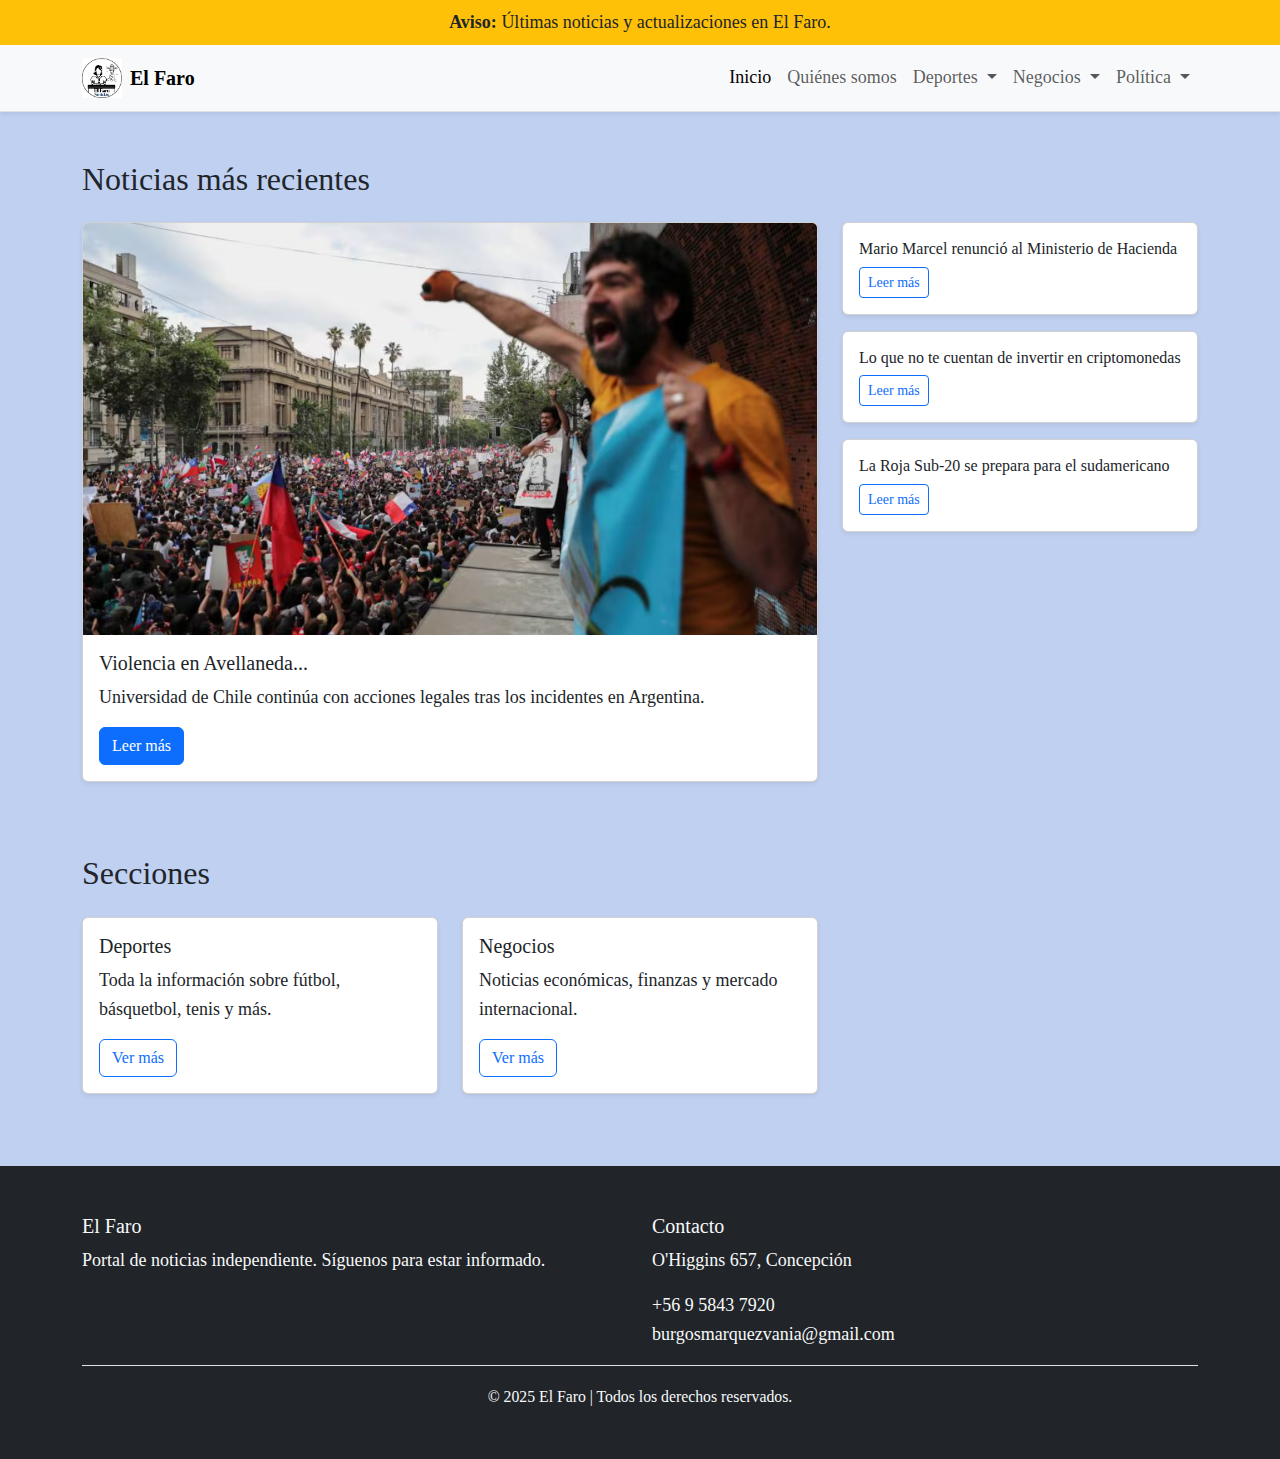
<file: index.html>
<!DOCTYPE html>
<html lang="es">
<head>
  <meta charset="UTF-8">
  <meta name="viewport" content="width=device-width, initial-scale=1.0">
  <title>El Faro</title>

  <link rel="icon" type="image/png" href="./assets/img/el-faro-logo.png">

  <!-- Bootstrap CSS -->
  <link href="https://cdn.jsdelivr.net/npm/bootstrap@5.3.3/dist/css/bootstrap.min.css" rel="stylesheet">

  <!-- CSS personalizado -->
  <link rel="stylesheet" href="./assets/css/styles.css">
</head>
<body>

  <!-- Sección superior de avisos -->
  <div class="bg-warning text-dark text-center py-2">
    <strong>Aviso:</strong> Últimas noticias y actualizaciones en El Faro.
  </div>

  <!-- Navbar -->
  <nav class="navbar navbar-expand-lg navbar-light bg-light border-bottom shadow-sm">
    <div class="container">
      <a class="navbar-brand d-flex align-items-center" href="./index.html">
        <img src="./assets/img/el-faro-logo-nom.png" alt="El Faro" width="40" class="me-2">
        <span class="fw-bold">El Faro</span>
      </a>
      <button class="navbar-toggler" type="button" data-bs-toggle="collapse" data-bs-target="#menuPrincipal">
        <span class="navbar-toggler-icon"></span>
      </button>
      <div class="collapse navbar-collapse" id="menuPrincipal">
        <ul class="navbar-nav ms-auto">
          <li class="nav-item"><a class="nav-link active" href="index.html">Inicio</a></li>
          <li class="nav-item"><a class="nav-link" href="quienes-somos.html">Quiénes somos</a></li>

          <!-- Dropdown Deportes -->
          <li class="nav-item dropdown">
            <a class="nav-link dropdown-toggle" href="#" role="button" data-bs-toggle="dropdown" aria-expanded="false">
              Deportes
            </a>
            <ul class="dropdown-menu">
              <li><a class="dropdown-item" href="/deportes/index.html">Todas</a></li>
              <li><a class="dropdown-item" href="/deportes/futbol.html">Fútbol</a></li>
              <li><a class="dropdown-item" href="/deportes/tenis.html">Tenis</a></li>
            </ul>
          </li>

          <!-- Dropdown Negocios -->
          <li class="nav-item dropdown">
            <a class="nav-link dropdown-toggle" href="#" role="button" data-bs-toggle="dropdown" aria-expanded="false">
              Negocios
            </a>
            <ul class="dropdown-menu">
              <li><a class="dropdown-item" href="/negocios/index.html">Todas</a></li>
              <li><a class="dropdown-item" href="/negocios/inversiones.html">Inversiones</a></li>
            </ul>
          </li>

          <!-- Dropdown Política -->
          <li class="nav-item dropdown">
            <a class="nav-link dropdown-toggle" href="#" role="button" data-bs-toggle="dropdown">
              Política
            </a>
            <ul class="dropdown-menu">
              <li><a class="dropdown-item" href="/política/index.html">Todas</a></li>
              <li><a class="dropdown-item" href="/política/nacional.html">Nacional</a></li>
            </ul>
          </li>
        </ul>
      </div>
    </div>
  </nav>

  <!-- Noticias destacadas -->
  <section class="container my-5">
    <h2 class="mb-4">Noticias más recientes</h2>
    <div class="row">
      <div class="col-lg-8 mb-4">
        <div class="card shadow-sm">
          <img src="./assets/img/noticias.png" class="card-img-top" alt="Noticia principal">
          <div class="card-body">
            <h5 class="card-title">Violencia en Avellaneda...</h5>
            <p class="card-text">Universidad de Chile continúa con acciones legales tras los incidentes en Argentina.</p>
            <a href="#" class="btn btn-primary">Leer más</a>
          </div>
        </div>
      </div>
      <div class="col-lg-4">
        <div class="card mb-3 shadow-sm">
          <div class="card-body">
            <h6 class="card-title">Mario Marcel renunció al Ministerio de Hacienda</h6>
            <a href="/política/nacional.html" class="btn btn-sm btn-outline-primary">Leer más</a>
          </div>
        </div>
        <div class="card mb-3 shadow-sm">
          <div class="card-body">
            <h6 class="card-title">Lo que no te cuentan de invertir en criptomonedas</h6>
            <a href="/negocios/inversiones.html" class="btn btn-sm btn-outline-primary">Leer más</a>
          </div>
        </div>
        <div class="card mb-3 shadow-sm">
          <div class="card-body">
            <h6 class="card-title">La Roja Sub-20 se prepara para el sudamericano</h6>
            <a href="/deportes/futbol.html" class="btn btn-sm btn-outline-primary">Leer más</a>
          </div>
        </div>
      </div>
    </div>
  </section>

  <!-- Secciones -->
  <section class="container my-5">
    <h2 class="mb-4">Secciones</h2>
    <div class="row">
      <div class="col-md-4 mb-4">
        <div class="card h-100 shadow-sm">
          <div class="card-body">
            <h5 class="card-title">Deportes</h5>
            <p class="card-text">Toda la información sobre fútbol, básquetbol, tenis y más.</p>
            <a href="/deportes/index.html" class="btn btn-outline-primary">Ver más</a>
          </div>
        </div>
      </div>
      <div class="col-md-4 mb-4">
        <div class="card h-100 shadow-sm">
          <div class="card-body">
            <h5 class="card-title">Negocios</h5>
            <p class="card-text">Noticias económicas, finanzas y mercado internacional.</p>
            <a href="/negocios.html" class="btn btn-outline-primary">Ver más</a>
          </div>
        </div>
      </div>
    </div>
  </section>

  <!-- Footer -->
  <footer class="bg-dark text-light py-5 mt-5">
    <div class="container">
      <div class="row">
        <div class="col-md-6 mb-3">
          <h5>El Faro</h5>
          <p>Portal de noticias independiente. Síguenos para estar informado.</p>
        </div>
        <div class="col-md-6 mb-3">
          <h5>Contacto</h5>
          <p>O'Higgins 657, Concepción</p>
          <a href="tel:+56958437920" class="text-light d-block">+56 9 5843 7920</a>
          <a href="mailto:burgosmarquezvania@gmail.com" class="text-light d-block">burgosmarquezvania@gmail.com</a>
        </div>
      </div>
      <div class="text-center pt-3 border-top">
        <small>&copy; 2025 El Faro | Todos los derechos reservados.</small>
      </div>
    </div>
  </footer>

  <!-- Bootstrap JS -->
  <script src="https://cdn.jsdelivr.net/npm/bootstrap@5.3.3/dist/js/bootstrap.bundle.min.js"></script>

</body>
</html>
</file>
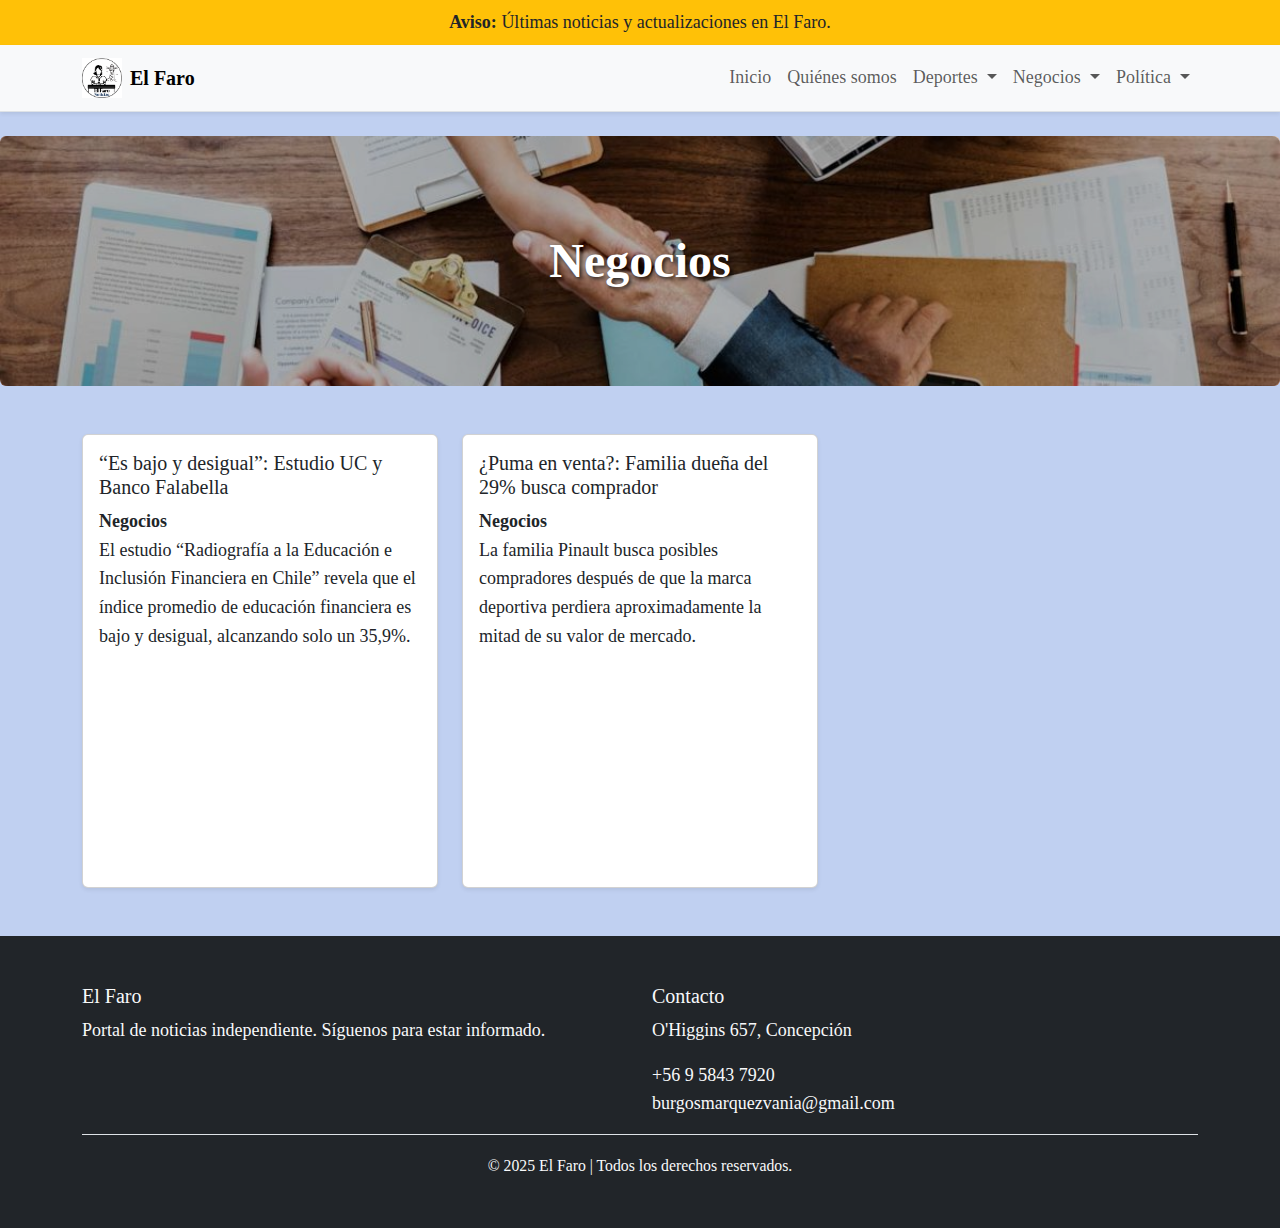
<file: negocios/index.html>
<!DOCTYPE html>
<html lang="es">

<head>
    <meta charset="UTF-8">
    <meta name="viewport" content="width=device-width, initial-scale=1.0">
    <title>El Faro | Negocios</title>

    <link rel="icon" type="image/png" href="../assets/img/el-faro-logo.png">

    <!-- Bootstrap CSS -->
    <link href="https://cdn.jsdelivr.net/npm/bootstrap@5.3.3/dist/css/bootstrap.min.css" rel="stylesheet">

    <!-- CSS personalizado -->
    <link rel="stylesheet" href="../assets/css/styles.css">
</head>

<body>

    <!-- Sección superior de avisos -->
    <div class="bg-warning text-dark text-center py-2">
        <strong>Aviso:</strong> Últimas noticias y actualizaciones en El Faro.
    </div>

    <!-- Navbar con submenús -->
    <nav class="navbar navbar-expand-lg navbar-light bg-light border-bottom shadow-sm">
        <div class="container">
            <a class="navbar-brand d-flex align-items-center" href="../index.html">
                <img src="../assets/img/el-faro-logo-nom.png" alt="El Faro" width="40" class="me-2">
                <span class="fw-bold">El Faro</span>
            </a>
            <button class="navbar-toggler" type="button" data-bs-toggle="collapse" data-bs-target="#menuPrincipal">
                <span class="navbar-toggler-icon"></span>
            </button>
            <div class="collapse navbar-collapse" id="menuPrincipal">
                <ul class="navbar-nav ms-auto">
                    <li class="nav-item"><a class="nav-link" href="../index.html">Inicio</a></li>
                    <li class="nav-item"><a class="nav-link" href="../quienes-somos.html">Quiénes somos</a></li>

                    <!-- Dropdown Deportes -->
                    <li class="nav-item dropdown">
                        <a class="nav-link dropdown-toggle" href="#" role="button" data-bs-toggle="dropdown" aria-expanded="false">
                            Deportes
                        </a>
                        <ul class="dropdown-menu">
                            <li><a class="dropdown-item" href="/deportes/index.html">Todas</a></li>
                            <li><a class="dropdown-item" href="/deportes/futbol.html">Fútbol</a></li>
                            <li><a class="dropdown-item" href="/deportes/tenis.html">Tenis</a></li>
                        </ul>
                    </li>

                    <!-- Dropdown Negocios -->
                    <li class="nav-item dropdown">
                        <a class="nav-link dropdown-toggle" href="#" role="button" data-bs-toggle="dropdown">
                            Negocios
                        </a>
                        <ul class="dropdown-menu">
                            <li><a class="dropdown-item" href="/negocios/index.html">Todas</a></li>
                            <li><a class="dropdown-item" href="/negocios/inversiones.html">Inversiones</a></li>
                        </ul>
                    </li>

                     <!-- Dropdown Política -->
                    <li class="nav-item dropdown">
                        <a class="nav-link dropdown-toggle" href="#" role="button" data-bs-toggle="dropdown">
                            Política
                        </a>
                        <ul class="dropdown-menu">
                            <li><a class="dropdown-item" href="/política/index.html">Todas</a></li>
                            <li><a class="dropdown-item" href="/política/nacional.html">Nacional</a></li>
                        </ul>
                    </li>
                </ul>
            </div>
        </div>
    </nav>

    <!-- Banner de sección Negocios -->
    <section class="banner-seccion my-4 position-relative text-center">
        <img src="../assets/img/negocios.jpg" class="img-fluid rounded" alt="Negocios">
        <h2 class="position-absolute top-50 start-50 translate-middle text-white fw-bold text-shadow">Negocios</h2>
    </section>

    <!-- Noticias de Negocios -->
    <section class="container my-5">
        <div class="row g-4">
            <!-- Artículo 1 -->
            <div class="col-lg-4">
                <div class="card h-100 shadow-sm">
                    <div class="card-body">
                        <h5 class="card-title">“Es bajo y desigual”: Estudio UC y Banco Falabella</h5>
                        <strong>Negocios</strong>
                        <p class="card-text">El estudio “Radiografía a la Educación e Inclusión Financiera en Chile” revela que el índice promedio de educación financiera es bajo y desigual, alcanzando solo un 35,9%.</p>
                    </div>
                    <iframe class="card-img-bottom" width="100%" height="200" 
                        src="https://www.youtube.com/embed/T_SWrZtFpzI" 
                        title="Educación Financiera en Chile" frameborder="0" 
                        allow="accelerometer; autoplay; clipboard-write; encrypted-media; gyroscope; picture-in-picture" 
                        allowfullscreen></iframe>
                </div>
            </div>

            <div class="col-lg-4">
                <div class="card h-100 shadow-sm">
                    <div class="card-body">
                        <h5 class="card-title">¿Puma en venta?: Familia dueña del 29% busca comprador</h5>
                        <strong>Negocios</strong>
                        <p class="card-text">La familia Pinault busca posibles compradores después de que la marca deportiva perdiera aproximadamente la mitad de su valor de mercado.</p>
                    </div>
                    <iframe class="card-img-bottom" width="100%" height="200" 
                        src="https://www.youtube.com/embed/evfZyviC3Go" 
                        title="Familia Pinault en búsqueda de compradores para Puma" frameborder="0" 
                        allow="accelerometer; autoplay; clipboard-write; encrypted-media; gyroscope; picture-in-picture" 
                        allowfullscreen></iframe>
                </div>
            </div>
        </div>
    </section>

    <!-- Footer -->
    <footer class="bg-dark text-light py-5 mt-5">
        <div class="container">
            <div class="row">
                <div class="col-md-6 mb-3">
                    <h5>El Faro</h5>
                    <p>Portal de noticias independiente. Síguenos para estar informado.</p>
                </div>
                <div class="col-md-6 mb-3">
                    <h5>Contacto</h5>
                    <p>O'Higgins 657, Concepción</p>
                    <a href="tel:+56958437920" class="text-light d-block">+56 9 5843 7920</a>
                    <a href="mailto:burgosmarquezvania@gmail.com" class="text-light d-block">burgosmarquezvania@gmail.com</a>
                </div>
            </div>
            <div class="text-center pt-3 border-top">
                <small>&copy; 2025 El Faro | Todos los derechos reservados.</small>
            </div>
        </div>
    </footer>

    <!-- Bootstrap JS -->
    <script src="https://cdn.jsdelivr.net/npm/bootstrap@5.3.3/dist/js/bootstrap.bundle.min.js"></script>

</body>
</html>
</file>
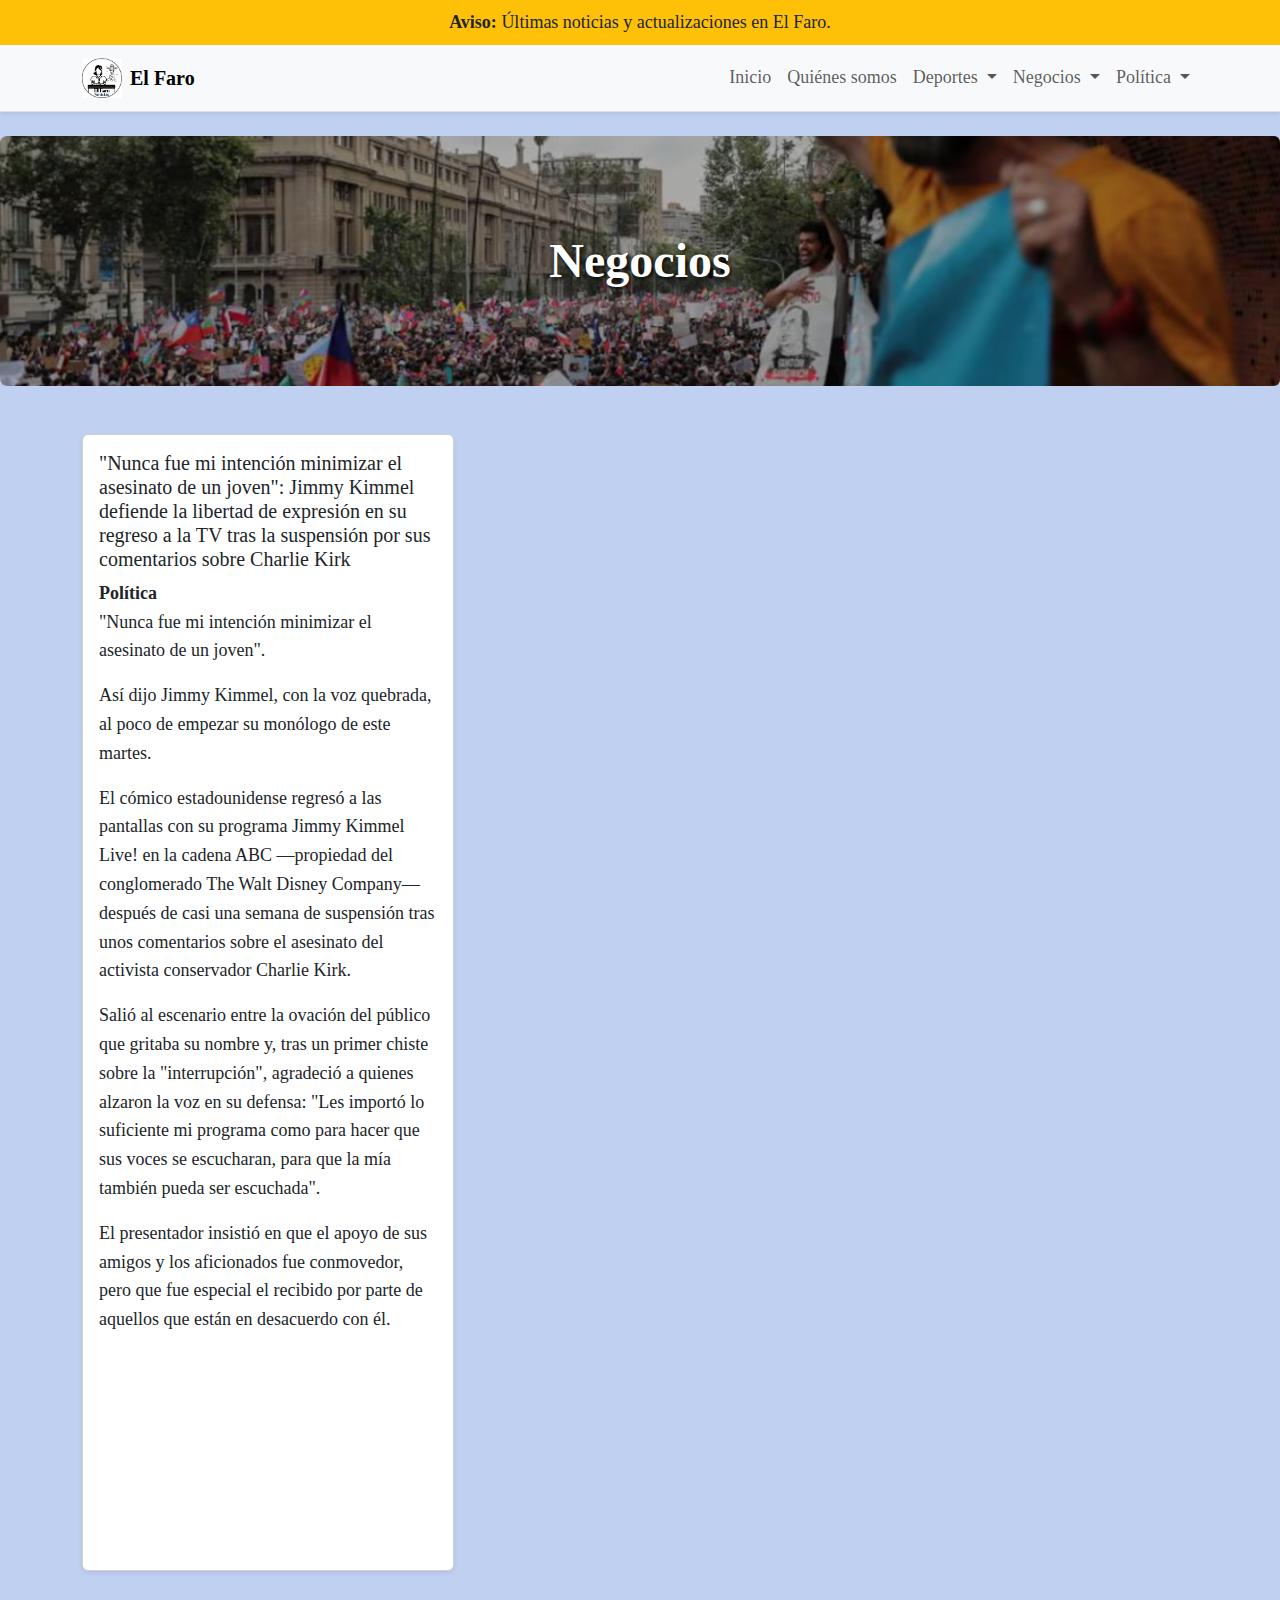
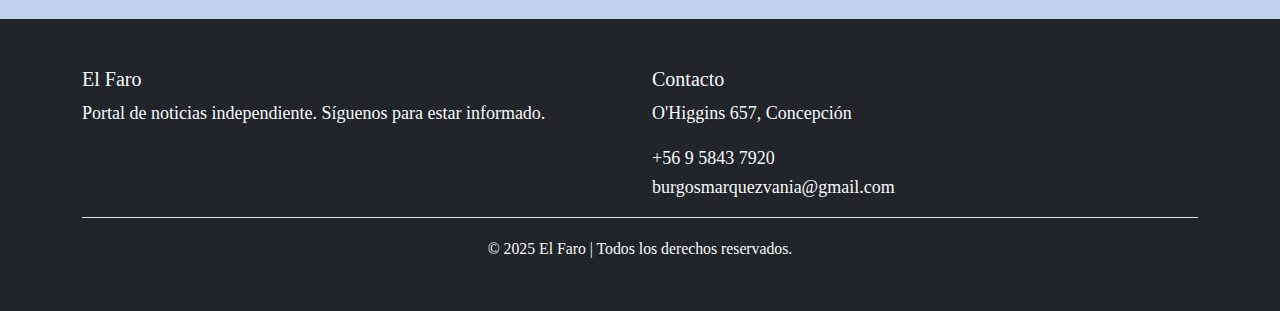
<file: política/index.html>
<!DOCTYPE html>
<html lang="es">

<head>
    <meta charset="UTF-8">
    <meta name="viewport" content="width=device-width, initial-scale=1.0">
    <title>El Faro | Negocios</title>

    <link rel="icon" type="image/png" href="../assets/img/el-faro-logo.png">

    <!-- Bootstrap CSS -->
    <link href="https://cdn.jsdelivr.net/npm/bootstrap@5.3.3/dist/css/bootstrap.min.css" rel="stylesheet">

    <!-- CSS personalizado -->
    <link rel="stylesheet" href="../assets/css/styles.css">
</head>

<body>

    <!-- Sección superior de avisos -->
    <div class="bg-warning text-dark text-center py-2">
        <strong>Aviso:</strong> Últimas noticias y actualizaciones en El Faro.
    </div>

    <!-- Navbar con submenús -->
    <nav class="navbar navbar-expand-lg navbar-light bg-light border-bottom shadow-sm">
        <div class="container">
            <a class="navbar-brand d-flex align-items-center" href="../index.html">
                <img src="../assets/img/el-faro-logo-nom.png" alt="El Faro" width="40" class="me-2">
                <span class="fw-bold">El Faro</span>
            </a>
            <button class="navbar-toggler" type="button" data-bs-toggle="collapse" data-bs-target="#menuPrincipal">
                <span class="navbar-toggler-icon"></span>
            </button>
            <div class="collapse navbar-collapse" id="menuPrincipal">
                <ul class="navbar-nav ms-auto">
                    <li class="nav-item"><a class="nav-link" href="../index.html">Inicio</a></li>
                    <li class="nav-item"><a class="nav-link" href="../quienes-somos.html">Quiénes somos</a></li>

                    <!-- Dropdown Deportes -->
                    <li class="nav-item dropdown">
                        <a class="nav-link dropdown-toggle" href="#" role="button" data-bs-toggle="dropdown" aria-expanded="false">
                            Deportes
                        </a>
                        <ul class="dropdown-menu">
                            <li><a class="dropdown-item" href="/deportes/index.html">Todas</a></li>
                            <li><a class="dropdown-item" href="/deportes/futbol.html">Fútbol</a></li>
                            <li><a class="dropdown-item" href="/deportes/tenis.html">Tenis</a></li>
                        </ul>
                    </li>

                    <!-- Dropdown Negocios -->
                    <li class="nav-item dropdown">
                        <a class="nav-link dropdown-toggle" href="#" role="button" data-bs-toggle="dropdown">
                            Negocios
                        </a>
                        <ul class="dropdown-menu">
                            <li><a class="dropdown-item" href="/negocios/index.html">Todas</a></li>
                            <li><a class="dropdown-item" href="/negocios/inversiones.html">Inversiones</a></li>
                        </ul>
                    </li>

                    <!-- Dropdown Política -->
                    <li class="nav-item dropdown">
                        <a class="nav-link dropdown-toggle" href="#" role="button" data-bs-toggle="dropdown">
                            Política
                        </a>
                        <ul class="dropdown-menu">
                            <li><a class="dropdown-item" href="/política/index.html">Todas</a></li>
                            <li><a class="dropdown-item" href="/política/nacional.html">Nacional</a></li>
                        </ul>
                    </li>
                </ul>
            </div>
        </div>
    </nav>

    <!-- Banner de sección Negocios -->
    <section class="banner-seccion my-4 position-relative text-center">
        <img src="../assets/img/noticias.png" class="img-fluid rounded" alt="Política">
        <h2 class="position-absolute top-50 start-50 translate-middle text-white fw-bold text-shadow">Negocios</h2>
    </section>

    <!-- Noticias de Política -->
    <section class="container my-5">
            <!-- Artículo 1-->
            <div class="col-lg-4">
                <div class="card h-100 shadow-sm">
                    <div class="card-body">
                        <h5 class="card-title">"Nunca fue mi intención minimizar el asesinato de un joven": Jimmy Kimmel defiende la libertad de expresión en su regreso a la TV tras la suspensión por sus comentarios sobre Charlie Kirk</h5>
                        <strong>Política</strong>
                        <p class="card-text">"Nunca fue mi intención minimizar el asesinato de un joven".</p>
                        <p class="card-text">Así dijo Jimmy Kimmel, con la voz quebrada, al poco de empezar su monólogo de este martes.</p>
                        <p class="card-text">El cómico estadounidense regresó a las pantallas con su programa Jimmy Kimmel Live! en la cadena ABC —propiedad del conglomerado The Walt Disney Company— después de casi una semana de suspensión tras unos comentarios sobre el asesinato del activista conservador Charlie Kirk.</p>
                        <p class="card-text">Salió al escenario entre la ovación del público que gritaba su nombre y, tras un primer chiste sobre la "interrupción", agradeció a quienes alzaron la voz en su defensa: "Les importó lo suficiente mi programa como para hacer que sus voces se escucharan, para que la mía también pueda ser escuchada".</p>
                        <p class="card-text">El presentador insistió en que el apoyo de sus amigos y los aficionados fue conmovedor, pero que fue especial el recibido por parte de aquellos que están en desacuerdo con él.</p>
                    </div>
                    <iframe class="card-img-bottom" width="100%" height="200" 
                        src="https://www.youtube.com/embed/LRMl4xmV2CM" 
                        title="Jimmy Kimmel defiende la libertad de expresión en su regreso a la TV tras la suspensión por sus comentarios sobre Charlie Kirk" frameborder="0" 
                        allow="accelerometer; autoplay; clipboard-write; encrypted-media; gyroscope; picture-in-picture" 
                        allowfullscreen></iframe>
                </div>
            </div>
        </div>
    </section>

    <!-- Footer -->
    <footer class="bg-dark text-light py-5 mt-5">
        <div class="container">
            <div class="row">
                <div class="col-md-6 mb-3">
                    <h5>El Faro</h5>
                    <p>Portal de noticias independiente. Síguenos para estar informado.</p>
                </div>
                <div class="col-md-6 mb-3">
                    <h5>Contacto</h5>
                    <p>O'Higgins 657, Concepción</p>
                    <a href="tel:+56958437920" class="text-light d-block">+56 9 5843 7920</a>
                    <a href="mailto:burgosmarquezvania@gmail.com" class="text-light d-block">burgosmarquezvania@gmail.com</a>
                </div>
            </div>
            <div class="text-center pt-3 border-top">
                <small>&copy; 2025 El Faro | Todos los derechos reservados.</small>
            </div>
        </div>
    </footer>

    <!-- Bootstrap JS -->
    <script src="https://cdn.jsdelivr.net/npm/bootstrap@5.3.3/dist/js/bootstrap.bundle.min.js"></script>

</body>
</html>
</file>
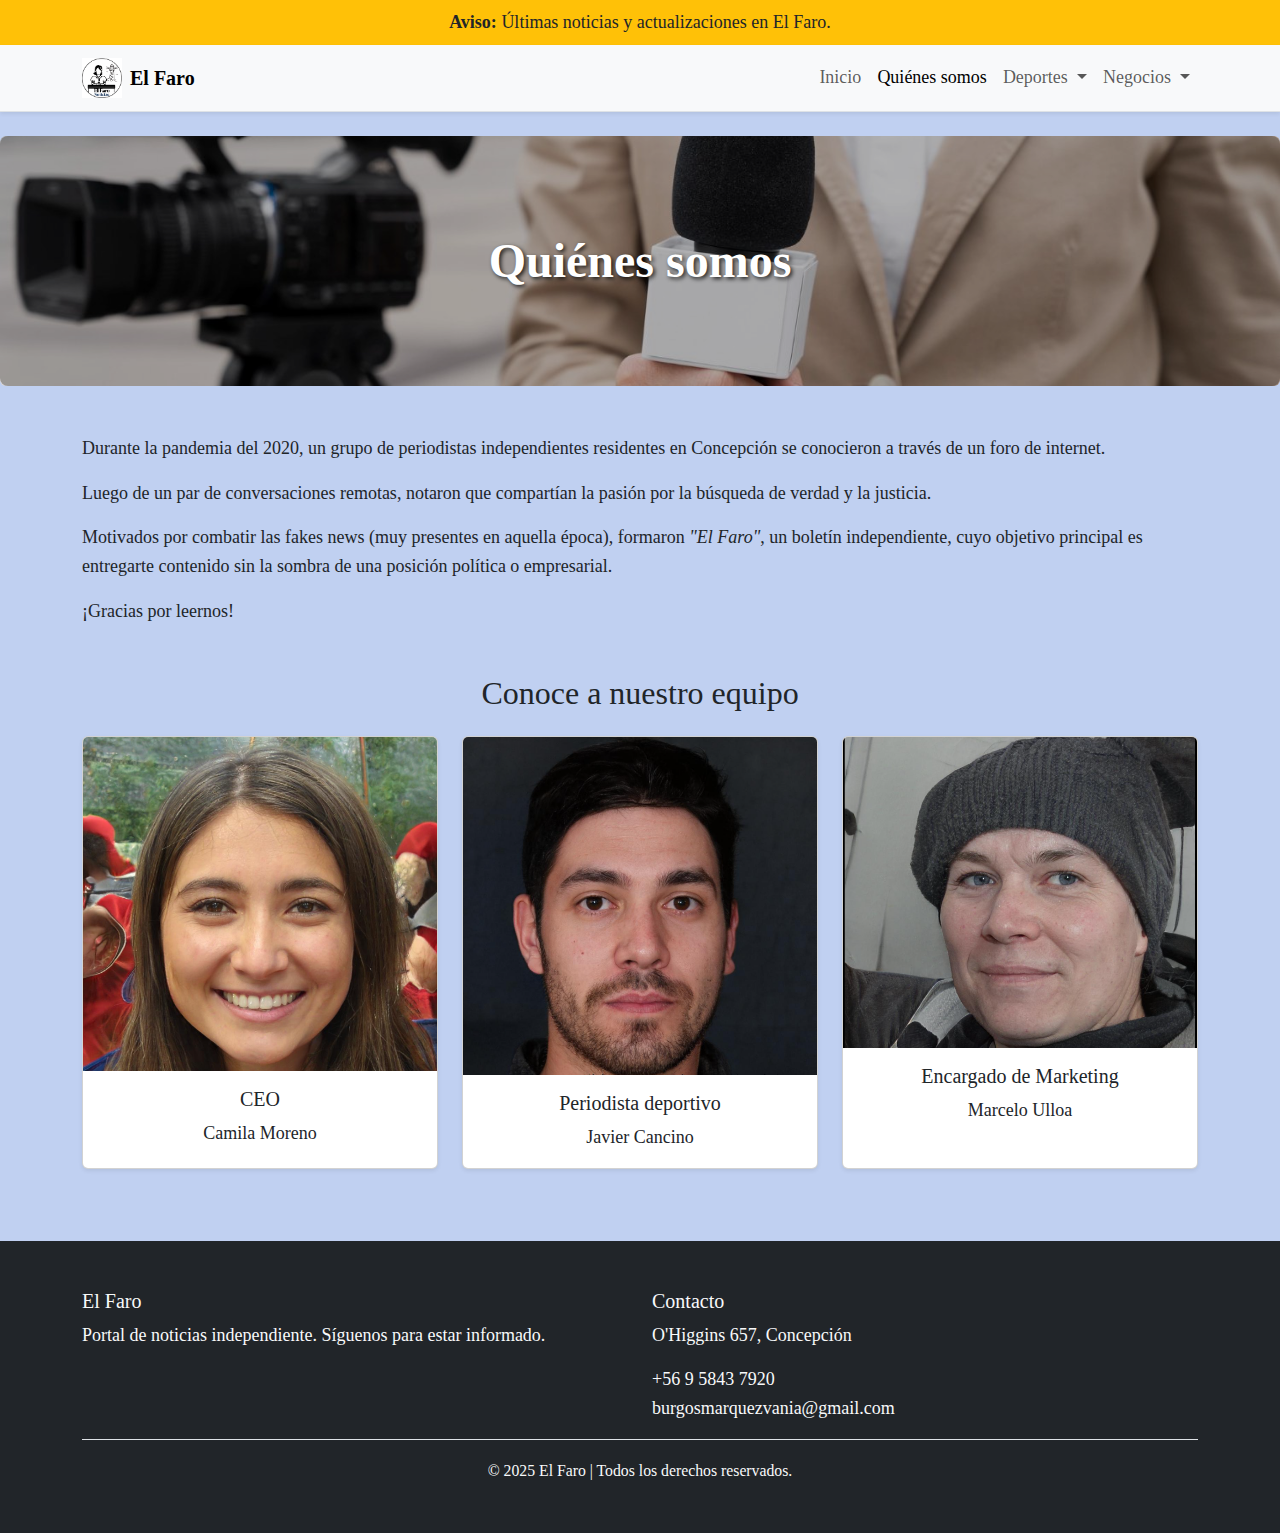
<file: quienes-somos.html>
<!DOCTYPE html>
<html lang="es">

<head>
    <meta charset="UTF-8">
    <meta name="viewport" content="width=device-width, initial-scale=1.0">
    <title>El Faro | Quiénes somos</title>

    <link rel="icon" type="image/png" href="./assets/img/el-faro-logo.png">

    <!-- Bootstrap CSS -->
    <link href="https://cdn.jsdelivr.net/npm/bootstrap@5.3.3/dist/css/bootstrap.min.css" rel="stylesheet">

    <!-- CSS personalizado -->
    <link rel="stylesheet" href="./assets/css/styles.css">
</head>

<body>

    <!-- Sección superior de avisos -->
    <div class="bg-warning text-dark text-center py-2">
        <strong>Aviso:</strong> Últimas noticias y actualizaciones en El Faro.
    </div>

    <!-- Navbar con submenús -->
    <nav class="navbar navbar-expand-lg navbar-light bg-light border-bottom shadow-sm">
        <div class="container">
            <a class="navbar-brand d-flex align-items-center" href="./index.html">
                <img src="./assets/img/el-faro-logo-nom.png" alt="El Faro" width="40" class="me-2">
                <span class="fw-bold">El Faro</span>
            </a>
            <button class="navbar-toggler" type="button" data-bs-toggle="collapse" data-bs-target="#menuPrincipal">
                <span class="navbar-toggler-icon"></span>
            </button>
            <div class="collapse navbar-collapse" id="menuPrincipal">
                <ul class="navbar-nav ms-auto">
                    <li class="nav-item"><a class="nav-link" href="./index.html">Inicio</a></li>
                    <li class="nav-item"><a class="nav-link active" href="./quienes-somos.html">Quiénes somos</a></li>

                    <!-- Dropdown Deportes -->
                    <li class="nav-item dropdown">
                        <a class="nav-link dropdown-toggle" href="#" role="button" data-bs-toggle="dropdown" aria-expanded="false">
                            Deportes
                        </a>
                        <ul class="dropdown-menu">
                            <li><a class="dropdown-item" href="./deportes/index.html">Todas</a></li>
                            <li><a class="dropdown-item" href="./deportes/futbol.html">Fútbol</a></li>
                            <li><a class="dropdown-item" href="./deportes/tenis.html">Tenis</a></li>
                        </ul>
                    </li>

                    <!-- Dropdown Negocios -->
                    <li class="nav-item dropdown">
                        <a class="nav-link dropdown-toggle" href="#" role="button" data-bs-toggle="dropdown">
                            Negocios
                        </a>
                        <ul class="dropdown-menu">
                            <li><a class="dropdown-item" href="./negocios.html">Todas</a></li>
                            <li><a class="dropdown-item" href="./economia.html">Economía</a></li>
                            <li><a class="dropdown-item" href="./finanzas.html">Finanzas</a></li>
                            <li><a class="dropdown-item" href="./mercado.html">Mercado internacional</a></li>
                        </ul>
                    </li>
                </ul>
            </div>
        </div>
    </nav>

    <!-- Banner de sección Quiénes somos -->
    <section class="banner-seccion my-4 position-relative text-center">
        <img src="./assets/img/quienes-somos.jpg" class="img-fluid rounded" alt="Quiénes somos">
        <h2 class="position-absolute top-50 start-50 translate-middle text-white fw-bold text-shadow">Quiénes somos</h2>
    </section>

    <!-- Contenido principal -->
    <section class="container my-5">
        <p>Durante la pandemia del 2020, un grupo de periodistas independientes residentes en Concepción se conocieron a través de un foro de internet.</p>
        <p>Luego de un par de conversaciones remotas, notaron que compartían la pasión por la búsqueda de verdad y la justicia.</p>
        <p>Motivados por combatir las fakes news (muy presentes en aquella época), formaron <em>"El Faro"</em>, un boletín independiente, cuyo objetivo principal es entregarte contenido sin la sombra de una posición política o empresarial.</p>
        <p>¡Gracias por leernos!</p>

        <h2 class="mt-5 mb-4 text-center">Conoce a nuestro equipo</h2>
        <div class="row text-center justify-content-center">
            <div class="col-md-4 mb-4">
                <div class="card h-100 shadow-sm">
                    <img src="./assets/img/team/camila-moreno.png" class="card-img-top" alt="CEO El Faro">
                    <div class="card-body">
                        <h5 class="card-title">CEO</h5>
                        <p class="card-text">Camila Moreno</p>
                    </div>
                </div>
            </div>

            <div class="col-md-4 mb-4">
                <div class="card h-100 shadow-sm">
                    <img src="./assets/img/team/javier-cancino.png" class="card-img-top" alt="Periodista deportivo El Faro">
                    <div class="card-body">
                        <h5 class="card-title">Periodista deportivo</h5>
                        <p class="card-text">Javier Cancino</p>
                    </div>
                </div>
            </div>

            <div class="col-md-4 mb-4">
                <div class="card h-100 shadow-sm">
                    <img src="./assets/img/team/marcelo-ulloa.png" class="card-img-top" alt="Marketing El Faro">
                    <div class="card-body">
                        <h5 class="card-title">Encargado de Marketing</h5>
                        <p class="card-text">Marcelo Ulloa</p>
                    </div>
                </div>
            </div>
        </div>
    </section>

    <!-- Footer -->
    <footer class="bg-dark text-light py-5 mt-5">
        <div class="container">
            <div class="row">
                <div class="col-md-6 mb-3">
                    <h5>El Faro</h5>
                    <p>Portal de noticias independiente. Síguenos para estar informado.</p>
                </div>
                <div class="col-md-6 mb-3">
                    <h5>Contacto</h5>
                    <p>O'Higgins 657, Concepción</p>
                    <a href="tel:+56958437920" class="text-light d-block">+56 9 5843 7920</a>
                    <a href="mailto:burgosmarquezvania@gmail.com" class="text-light d-block">burgosmarquezvania@gmail.com</a>
                </div>
            </div>
            <div class="text-center pt-3 border-top">
                <small>&copy; 2025 El Faro | Todos los derechos reservados.</small>
            </div>
        </div>
    </footer>

    <!-- Bootstrap JS -->
    <script src="https://cdn.jsdelivr.net/npm/bootstrap@5.3.3/dist/js/bootstrap.bundle.min.js"></script>

</body>
</html>
</file>
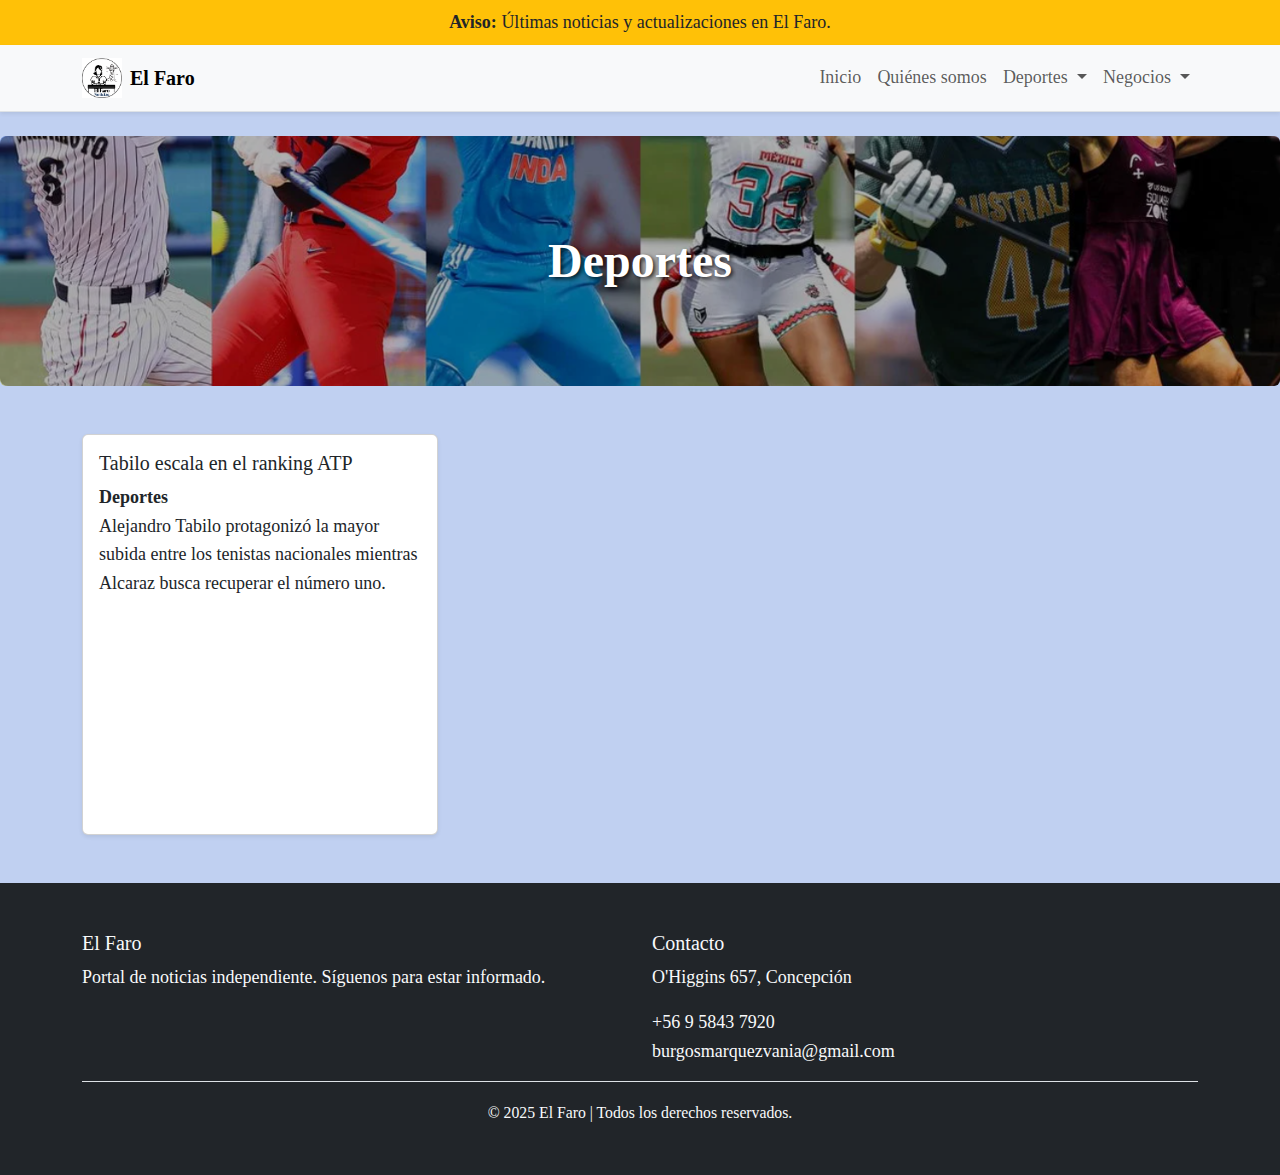
<file: deportes/tenis.html>
<!DOCTYPE html>
<html lang="es">

<head>
    <meta charset="UTF-8">
    <meta name="viewport" content="width=device-width, initial-scale=1.0">
    <title>El Faro | Deportes</title>

    <link rel="icon" type="image/png" href="../assets/img/el-faro-logo.png">

    <!-- Bootstrap CSS -->
    <link href="https://cdn.jsdelivr.net/npm/bootstrap@5.3.3/dist/css/bootstrap.min.css" rel="stylesheet">

    <!-- CSS personalizado -->
    <link rel="stylesheet" href="../assets/css/styles.css">
</head>

<body>

    <!-- Sección superior de avisos -->
    <div class="bg-warning text-dark text-center py-2">
        <strong>Aviso:</strong> Últimas noticias y actualizaciones en El Faro.
    </div>

    <!-- Navbar con submenús -->
    <nav class="navbar navbar-expand-lg navbar-light bg-light border-bottom shadow-sm">
        <div class="container">
            <a class="navbar-brand d-flex align-items-center" href="../index.html">
                <img src="../assets/img/el-faro-logo-nom.png" alt="El Faro" width="40" class="me-2">
                <span class="fw-bold">El Faro</span>
            </a>
            <button class="navbar-toggler" type="button" data-bs-toggle="collapse" data-bs-target="#menuPrincipal">
                <span class="navbar-toggler-icon"></span>
            </button>
            <div class="collapse navbar-collapse" id="menuPrincipal">
                <ul class="navbar-nav ms-auto">
                    <li class="nav-item"><a class="nav-link" href="../index.html">Inicio</a></li>
                    <li class="nav-item"><a class="nav-link" href="../quienes-somos.html">Quiénes somos</a></li>

                    <!-- Dropdown Deportes -->
                    <li class="nav-item dropdown">
                        <a class="nav-link dropdown-toggle" href="#" role="button" data-bs-toggle="dropdown" aria-expanded="false">
                            Deportes
                        </a>
                        <ul class="dropdown-menu">
                            <li><a class="dropdown-item" href="/deportes/index.html">Todas</a></li>
                            <li><a class="dropdown-item" href="/deportes/futbol.html">Fútbol</a></li>
                            <li><a class="dropdown-item" href="/deportes/tenis.html">Tenis</a></li>
                        </ul>
                    </li>

                    <!-- Dropdown Negocios -->
                    <li class="nav-item dropdown">
                        <a class="nav-link dropdown-toggle" href="#" role="button" data-bs-toggle="dropdown">
                            Negocios
                        </a>
                        <ul class="dropdown-menu">
                            <li><a class="dropdown-item" href="./negocios.html">Todas</a></li>
                            <li><a class="dropdown-item" href="./economia.html">Economía</a></li>
                            <li><a class="dropdown-item" href="./finanzas.html">Finanzas</a></li>
                            <li><a class="dropdown-item" href="./mercado.html">Mercado internacional</a></li>
                        </ul>
                    </li>
                </ul>
            </div>
        </div>
    </nav>

    <!-- Banner de sección Deportes -->
    <section class="banner-seccion my-4 position-relative text-center">
        <img src="../assets/img/deportes.png" class="img-fluid rounded" alt="Deportes">
        <h2 class="position-absolute top-50 start-50 translate-middle text-white fw-bold text-shadow">Deportes</h2>
    </section>

    <!-- Noticias de Deportes -->
    <section class="container my-5">
        <div class="row g-4">
            <div class="col-lg-4">
                <div class="card h-100 shadow-sm">
                    <div class="card-body">
                        <h5 class="card-title">Tabilo escala en el ranking ATP</h5>
                        <strong>Deportes</strong>
                        <p class="card-text">Alejandro Tabilo protagonizó la mayor subida entre los tenistas nacionales mientras Alcaraz busca recuperar el número uno.</p>
                    </div>
                    <iframe class="card-img-bottom" width="100%" height="200"
                        src="https://www.youtube.com/embed/CHzdlEf4jPM"
                        title="Tabilo en el ranking ATP" frameborder="0"
                        allow="accelerometer; autoplay; clipboard-write; encrypted-media; gyroscope; picture-in-picture"
                        allowfullscreen></iframe>
                </div>
            </div>
        </div>
    </section>

    <!-- Footer -->
    <footer class="bg-dark text-light py-5 mt-5">
        <div class="container">
            <div class="row">
                <div class="col-md-6 mb-3">
                    <h5>El Faro</h5>
                    <p>Portal de noticias independiente. Síguenos para estar informado.</p>
                </div>
                <div class="col-md-6 mb-3">
                    <h5>Contacto</h5>
                    <p>O'Higgins 657, Concepción</p>
                    <a href="tel:+56958437920" class="text-light d-block">+56 9 5843 7920</a>
                    <a href="mailto:burgosmarquezvania@gmail.com" class="text-light d-block">burgosmarquezvania@gmail.com</a>
                </div>
            </div>
            <div class="text-center pt-3 border-top">
                <small>&copy; 2025 El Faro | Todos los derechos reservados.</small>
            </div>
        </div>
    </footer>

    <!-- Bootstrap JS -->
    <script src="https://cdn.jsdelivr.net/npm/bootstrap@5.3.3/dist/js/bootstrap.bundle.min.js"></script>

</body>
</html>
</file>
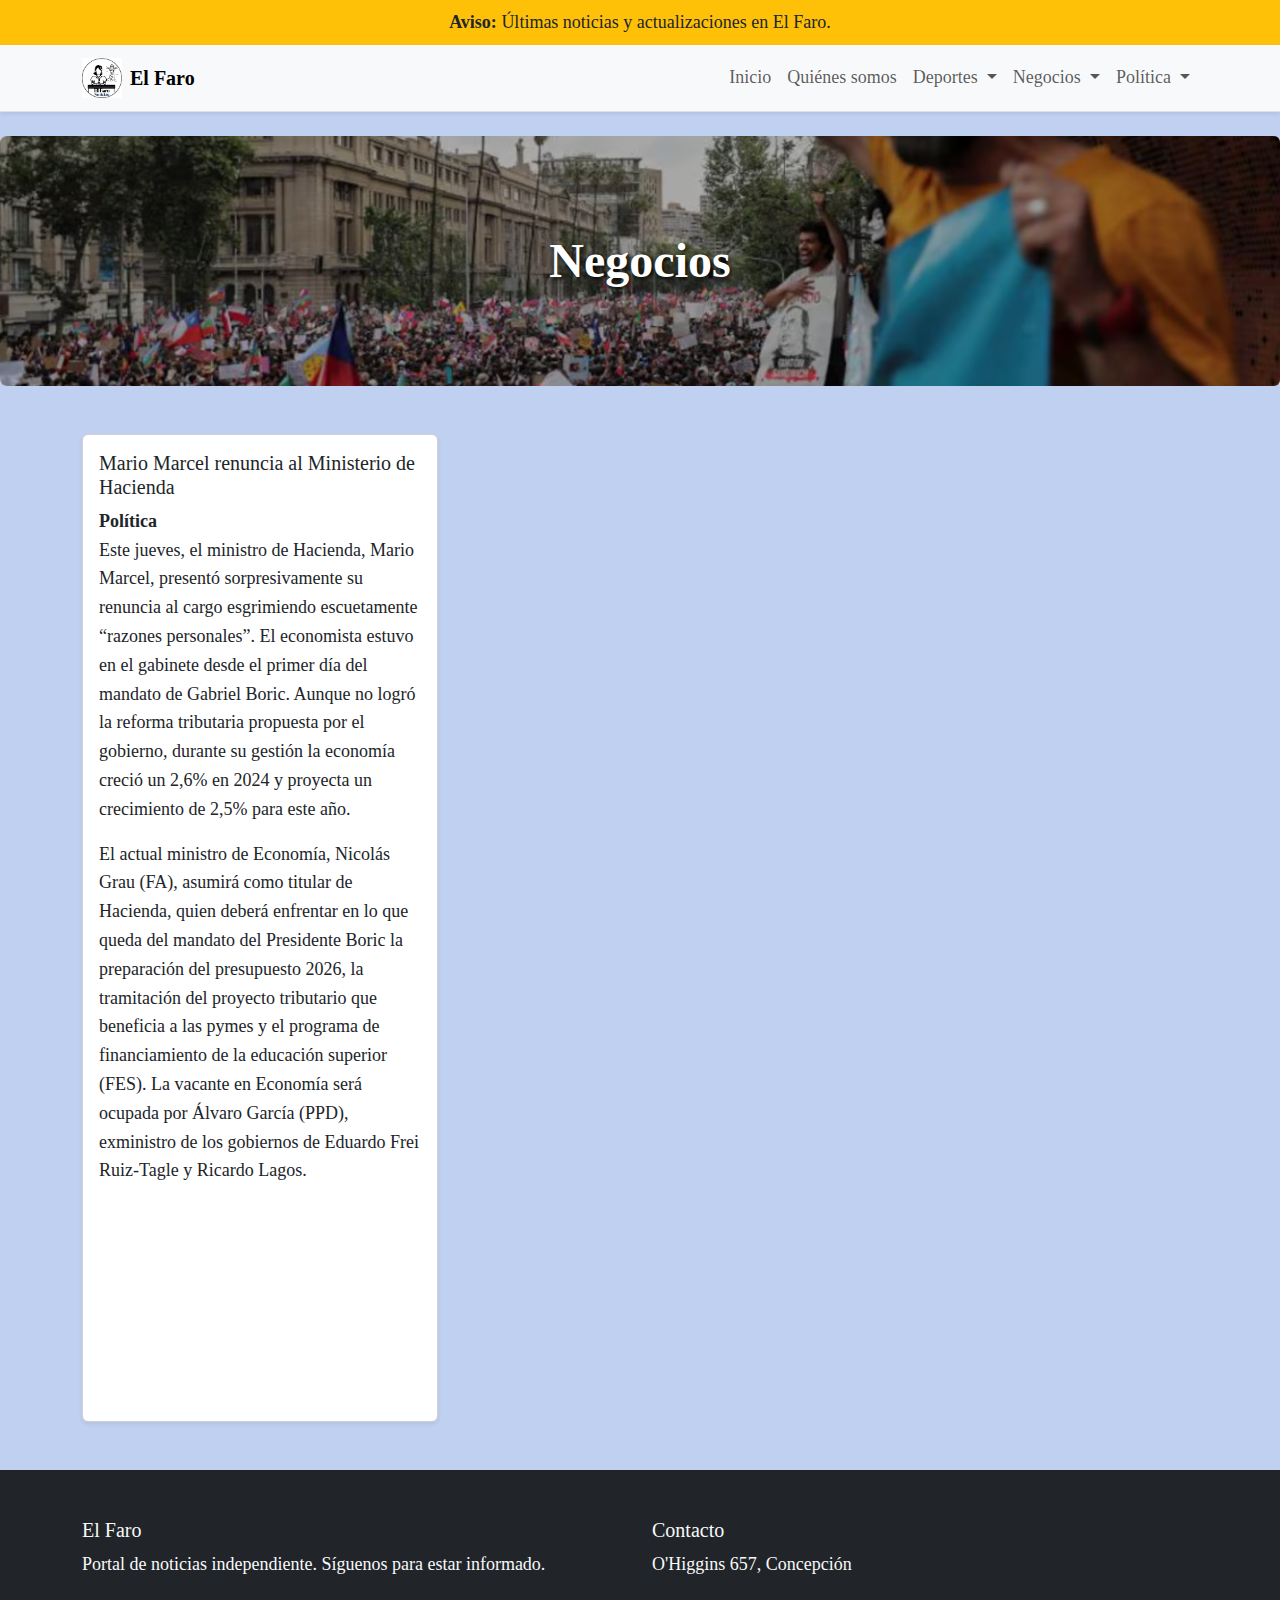
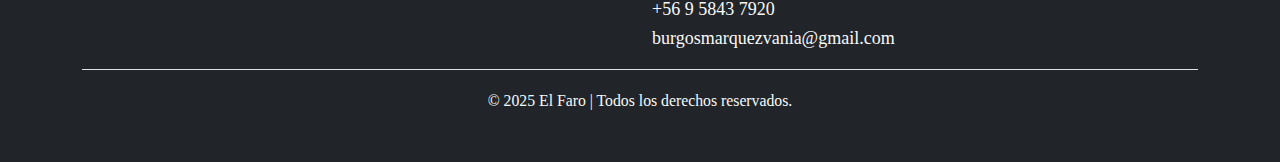
<file: política/nacional.html>
<!DOCTYPE html>
<html lang="es">

<head>
    <meta charset="UTF-8">
    <meta name="viewport" content="width=device-width, initial-scale=1.0">
    <title>El Faro | Negocios</title>

    <link rel="icon" type="image/png" href="../assets/img/el-faro-logo.png">

    <!-- Bootstrap CSS -->
    <link href="https://cdn.jsdelivr.net/npm/bootstrap@5.3.3/dist/css/bootstrap.min.css" rel="stylesheet">

    <!-- CSS personalizado -->
    <link rel="stylesheet" href="../assets/css/styles.css">
</head>

<body>

    <!-- Sección superior de avisos -->
    <div class="bg-warning text-dark text-center py-2">
        <strong>Aviso:</strong> Últimas noticias y actualizaciones en El Faro.
    </div>

    <!-- Navbar con submenús -->
    <nav class="navbar navbar-expand-lg navbar-light bg-light border-bottom shadow-sm">
        <div class="container">
            <a class="navbar-brand d-flex align-items-center" href="../index.html">
                <img src="../assets/img/el-faro-logo-nom.png" alt="El Faro" width="40" class="me-2">
                <span class="fw-bold">El Faro</span>
            </a>
            <button class="navbar-toggler" type="button" data-bs-toggle="collapse" data-bs-target="#menuPrincipal">
                <span class="navbar-toggler-icon"></span>
            </button>
            <div class="collapse navbar-collapse" id="menuPrincipal">
                <ul class="navbar-nav ms-auto">
                    <li class="nav-item"><a class="nav-link" href="../index.html">Inicio</a></li>
                    <li class="nav-item"><a class="nav-link" href="../quienes-somos.html">Quiénes somos</a></li>

                    <!-- Dropdown Deportes -->
                    <li class="nav-item dropdown">
                        <a class="nav-link dropdown-toggle" href="#" role="button" data-bs-toggle="dropdown" aria-expanded="false">
                            Deportes
                        </a>
                        <ul class="dropdown-menu">
                            <li><a class="dropdown-item" href="/deportes/index.html">Todas</a></li>
                            <li><a class="dropdown-item" href="/deportes/futbol.html">Fútbol</a></li>
                            <li><a class="dropdown-item" href="/deportes/tenis.html">Tenis</a></li>
                        </ul>
                    </li>

                    <!-- Dropdown Negocios -->
                    <li class="nav-item dropdown">
                        <a class="nav-link dropdown-toggle" href="#" role="button" data-bs-toggle="dropdown">
                            Negocios
                        </a>
                        <ul class="dropdown-menu">
                            <li><a class="dropdown-item" href="/negocios/index.html">Todas</a></li>
                            <li><a class="dropdown-item" href="/negocios/inversiones.html">Inversiones</a></li>
                        </ul>
                    </li>

                    <!-- Dropdown Política -->
                    <li class="nav-item dropdown">
                        <a class="nav-link dropdown-toggle" href="#" role="button" data-bs-toggle="dropdown">
                            Política
                        </a>
                        <ul class="dropdown-menu">
                            <li><a class="dropdown-item" href="/política/index.html">Todas</a></li>
                            <li><a class="dropdown-item" href="/política/nacional.html">Nacional</a></li>
                        </ul>
                    </li>
                </ul>
            </div>
        </div>
    </nav>

    <!-- Banner de sección Negocios -->
    <section class="banner-seccion my-4 position-relative text-center">
        <img src="../assets/img/noticias.png" class="img-fluid rounded" alt="Política">
        <h2 class="position-absolute top-50 start-50 translate-middle text-white fw-bold text-shadow">Negocios</h2>
    </section>

    <!-- Noticias de Política -->
    <section class="container my-5">
        <div class="row g-4">
            <!-- Artículo 1 -->
            <div class="col-lg-4">
                <div class="card h-100 shadow-sm">
                    <div class="card-body">
                        <h5 class="card-title">Mario Marcel renuncia al Ministerio de Hacienda</h5>
                        <strong>Política</strong>
                        <p class="card-text">Este jueves, el ministro de Hacienda, Mario Marcel, presentó sorpresivamente su renuncia al cargo esgrimiendo escuetamente “razones personales”. El economista estuvo en el gabinete desde el primer día del mandato de Gabriel Boric. Aunque no logró la reforma tributaria propuesta por el gobierno, durante su gestión la economía creció un 2,6% en 2024 y proyecta un crecimiento de 2,5% para este año.</p>
                        <p class="card-text">El actual ministro de Economía, Nicolás Grau (FA), asumirá como titular de Hacienda, quien deberá enfrentar en lo que queda del mandato del Presidente Boric la preparación del presupuesto 2026, la tramitación del proyecto tributario que beneficia a las pymes y el programa de financiamiento de la educación superior (FES). La vacante en Economía será ocupada por Álvaro García (PPD), exministro de los gobiernos de Eduardo Frei Ruiz-Tagle y Ricardo Lagos.</p>
                    </div>
                    <iframe class="card-img-bottom" width="100%" height="200" 
                        src="https://www.youtube.com/embed/PgwF1iCSjxs&t=2s" 
                        title="Mario Marcel renuncia al Ministerio de Hacienda" frameborder="0" 
                        allow="accelerometer; autoplay; clipboard-write; encrypted-media; gyroscope; picture-in-picture" 
                        allowfullscreen></iframe>
                </div>
            </div>
        </div>
    </section>

    <!-- Footer -->
    <footer class="bg-dark text-light py-5 mt-5">
        <div class="container">
            <div class="row">
                <div class="col-md-6 mb-3">
                    <h5>El Faro</h5>
                    <p>Portal de noticias independiente. Síguenos para estar informado.</p>
                </div>
                <div class="col-md-6 mb-3">
                    <h5>Contacto</h5>
                    <p>O'Higgins 657, Concepción</p>
                    <a href="tel:+56958437920" class="text-light d-block">+56 9 5843 7920</a>
                    <a href="mailto:burgosmarquezvania@gmail.com" class="text-light d-block">burgosmarquezvania@gmail.com</a>
                </div>
            </div>
            <div class="text-center pt-3 border-top">
                <small>&copy; 2025 El Faro | Todos los derechos reservados.</small>
            </div>
        </div>
    </footer>

    <!-- Bootstrap JS -->
    <script src="https://cdn.jsdelivr.net/npm/bootstrap@5.3.3/dist/js/bootstrap.bundle.min.js"></script>

</body>
</html>
</file>
<file: assets/css/styles.css>
/* --------- Personalización sobre Bootstrap - Agrega solo lo que Bootsrap no cubre. --------- */

/* Fuente y fondo general */
body {
    font-family: 'Times New Roman', Times, serif;
    line-height: 1.6;
    background-color: #c0d0f1; /* azul claro personalizado */
    font-size: 18px;
}

/* Banner de sección */
.banner-seccion {
    position: relative;
    text-align: center;
    margin-bottom: 20px;
}
.banner-seccion img {
    width: 100%;
    height: 250px;
    object-fit: cover;
    border-radius: 8px;
}
.banner-seccion h2 {
    position: absolute;
    top: 50%;
    left: 50%;
    transform: translate(-50%, -50%);
    color: white;
    font-size: 3rem;
    font-weight: bold;
    text-shadow: 2px 2px 4px rgba(0,0,0,0.8);
    margin: 0;
    z-index: 1;
}
.banner-seccion::before {
    content: '';
    position: absolute;
    top: 0;
    left: 0;
    right: 0;
    bottom: 0;
    background: rgba(0,0,0,0.3);
    border-radius: 8px;
}

/* Equipo */
.equipo-container img {
    width: 200px;
    height: 200px;
    object-fit: cover;
    border-radius: 50%;
    border: 4px solid #0073e6;
    transition: transform 0.3s ease;
}
.equipo-container img:hover {
    transform: scale(1.05);
}
.equipo-container figcaption strong {
    color: #014181;
    font-size: 1.1rem;
}

/* Artículos */
article h3 {
    font-size: 1.2rem;
    margin-bottom: 5px;
    color: #333;
}
article strong {
    display: block;
    margin-bottom: 10px;
    color: #0073e6;
}

/* Multimedia */
iframe,
video {
    width: 100%;
    max-width: 300px;
    height: 200px;
    border: none;
    margin: 10px 0;
}
audio {
    width: 100%;
    max-width: 300px;
    margin: 10px 0;
}

/* Footer */
footer a {
    color: #0073e6;
    text-decoration: none;
}
footer a:hover {
    text-decoration: underline;
}

/* --------- Responsive --------- */
@media (max-width: 992px) {
    .banner-seccion h2 {
        font-size: 2.5rem;
    }
    .banner-seccion img {
        height: 200px;
    }
}
@media (max-width: 600px) {
    .banner-seccion h2 {
        font-size: 2rem;
    }
    .banner-seccion img {
        height: 150px;
    }
    .equipo-container img {
        width: 150px;
        height: 150px;
    }
}
</file>
